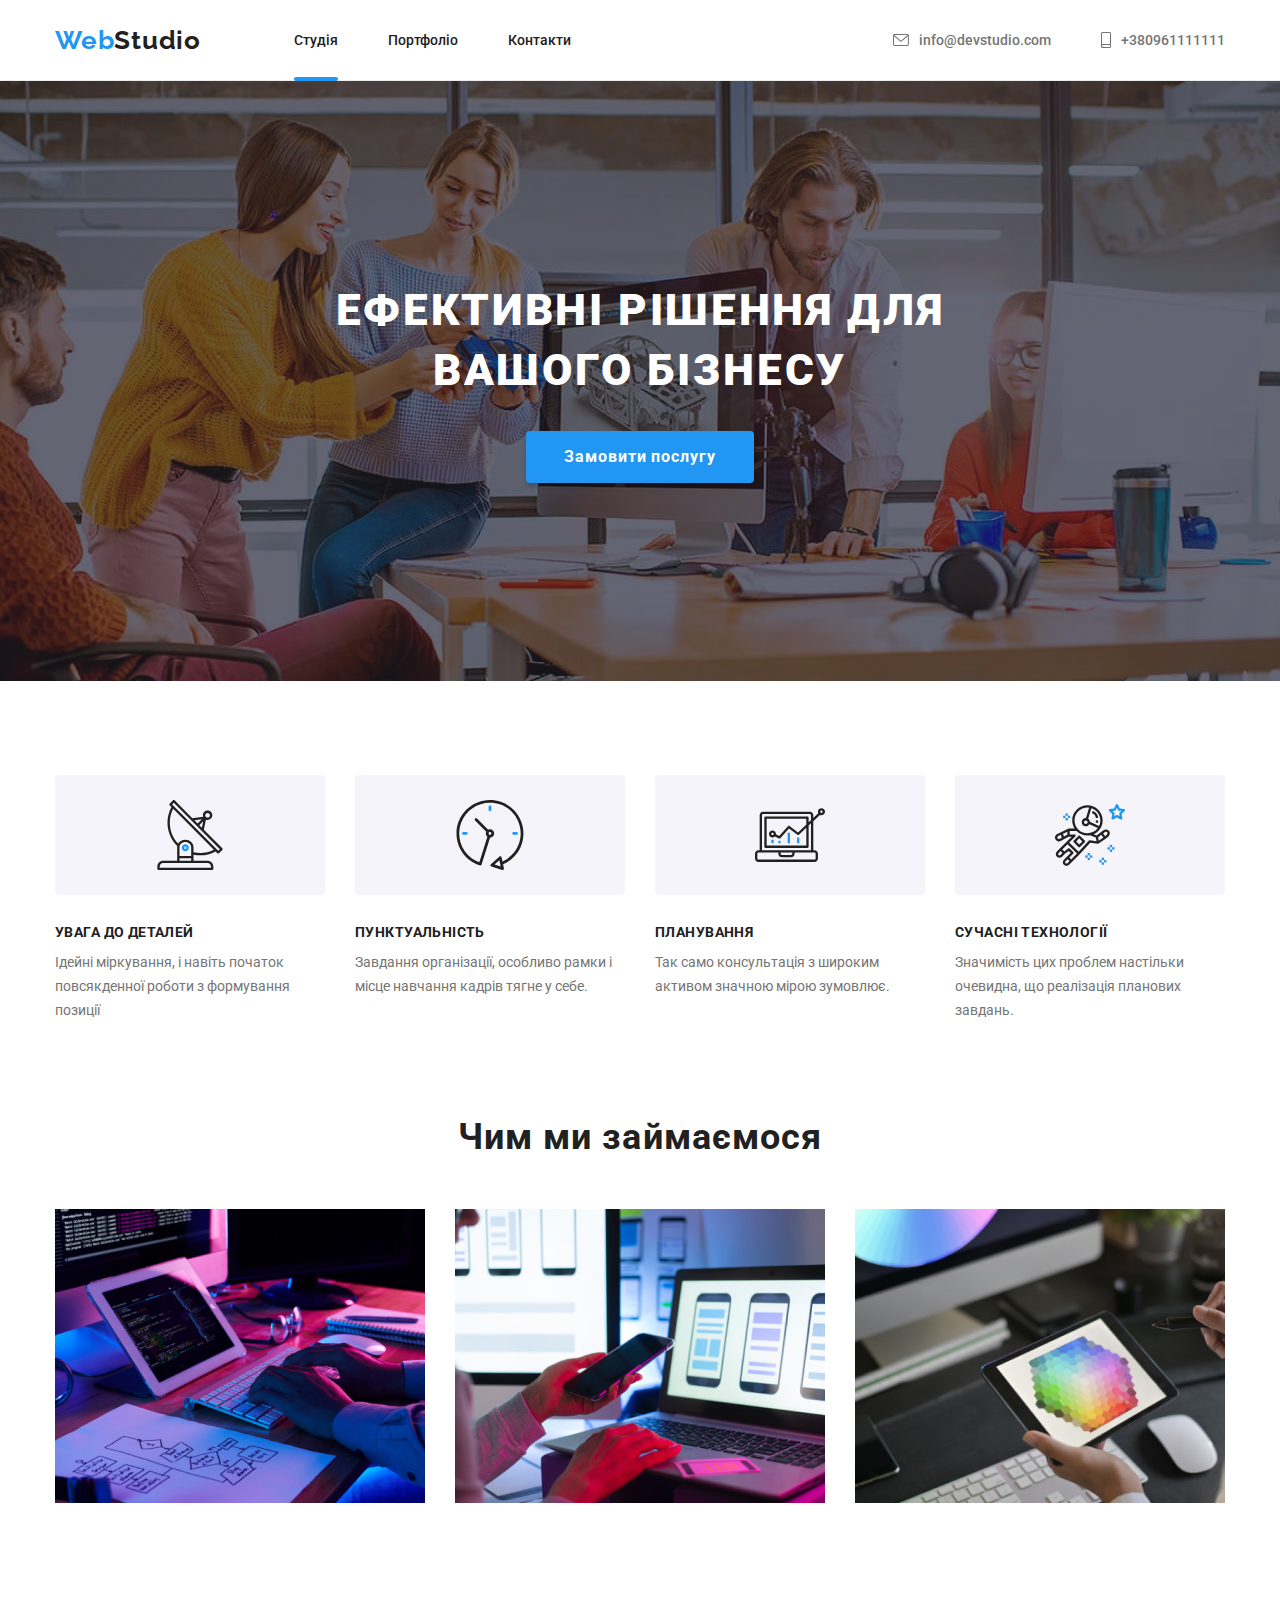
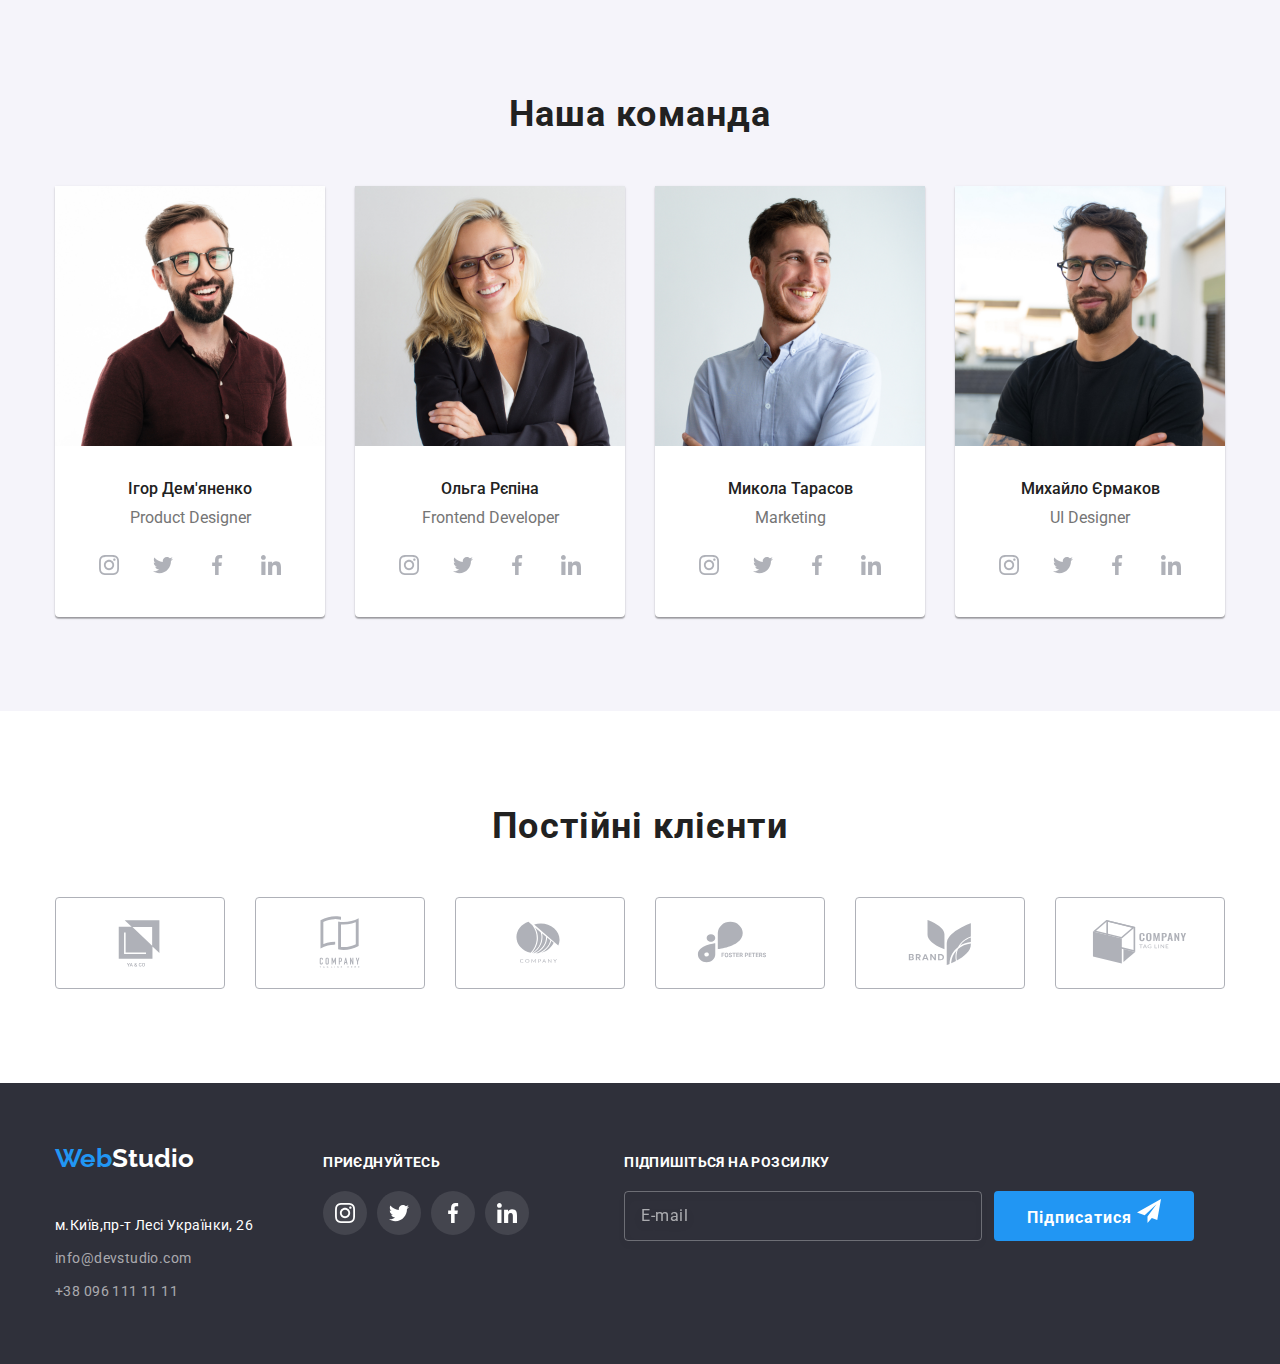
<file: index.html>
<!DOCTYPE html>
<html lang="en">
  <head>
    <meta charset="UTF-8" />
    <meta http-equiv="X-UA-Compatible" content="IE=edge" />
    <meta name="viewport" content="width=device-width, initial-scale=1.0" />
    <title>Studio</title>
    <link
      rel="stylesheet"
      href="https://cdnjs.cloudflare.com/ajax/libs/modern-normalize/1.1.0/modern-normalize.css"
    />
    <link rel="stylesheet" href="css/styles.css" />
    <link rel="preconnect" href="https://fonts.googleapis.com" />
    <link rel="preconnect" href="https://fonts.gstatic.com" crossorigin />
    <link
      href="https://fonts.googleapis.com/css2?family=Raleway:wght@700&family=Roboto:wght@400;500;700;900&display=swap"
      rel="stylesheet"
    />
  </head>
  <body>
    <!--Head of page-->
    <header class="header">
      <div class="container header-container">
        <nav class="navigation">
          <a class="navigation__logo link" href="">
            <span class="navigation__label">Web</span
            ><span class="navigation__slabel">Studio</span>
          </a>
          <ul class="navigation__list list">
            <li class="navigation__item">
              <a class="navigation__link link current" href="./index.html"
                >Студія</a
              >
            </li>
            <li class="navigation__item">
              <a class="navigation__link link" href="./porfolio.html"
                >Портфоліо</a
              >
            </li>
            <li class="navigation__item">
              <a class="navigation__link link" href="">Контакти</a>
            </li>
          </ul>
        </nav>
        <ul class="contacts list">
          <li class="contacts__item">
            <a class="contacts__link link" href="mailto:info@devstudio.com"
              >info@devstudio.com
              <svg class="contacts__icon" width="16" height="12">
                <use href="./images/icons.svg#icon-envelope"></use>
              </svg>
            </a>
          </li>
          <li class="contacts__item">
            <a class="contacts__link link" href="tel:+380961111111"
              >+380961111111
              <svg class="contacts__icon" width="10" height="16">
                <use href="./images/icons.svg#icon-smartphone"></use>
              </svg>
            </a>
          </li>
        </ul>
      </div>
    </header>
    <!--Main information-->
    <main>
      <!--Hero-->
      <section class="hero">
        <div class="container">
          <h1 class="hero__title">
            Ефективні рішення для <br />
            вашого бізнесу
          </h1>
          <button data-modal-open class="hero__button" type="button">
            <span class="hero__text">Замовити послугу</span>
          </button>
          <div class="backdrop is-hidden" data-modal>
            <div class="modal">
              <svg class="modal__close" width="11" height="11" data-modal-close>
                <use
                  href="./images/icons.svg#icon-close-black-18dp-2-1"
                  class="modal-close-icon"
                ></use>
              </svg>

              <form class="form">
                <h2 class="form__title">
                  Залиште свої дані, ми вам передзвонимо
                </h2>
                <div class="form__field">
                  <label for="name" class="form__label">Ім'я</label>
                  <svg class="form__icon" width="18" height="18">
                    <use href="./images/icons.svg#icon-modal-person"></use>
                  </svg>
                  <input
                    type="text"
                    name="name"
                    id="name"
                    class="form__input"
                  />
                </div>
                <div class="form__field">
                  <label for="tel" class="form__label">Телефон</label>
                  <svg class="form__icon" width="18" height="18">
                    <use href="./images/icons.svg#icon-modal-phone"></use>
                  </svg>
                  <input type="tel" name="tel" id="tel" class="form__input" />
                </div>
                <div class="form__field">
                  <label for="email" class="form__label">Пошта</label>
                  <svg class="form__icon" width="18" height="18">
                    <use href="./images/icons.svg#icon-modal-email"></use>
                  </svg>
                  <input
                    type="email"
                    name="email"
                    id="email"
                    class="form__input"
                  />
                </div>
                <div class="form__field">
                  <label for="comment" class="form__label">Коментар</label>
                  <textarea
                    class="form__textarea"
                    name="comment"
                    id="comment"
                    rows="10"
                    placeholder="Введіть текст"
                  ></textarea>
                </div>
                <div class="form-checkbox">
                  <label class="form-checkbox__label">
                    <input
                      type="checkbox"
                      name="policy"
                      id="policy"
                      class="form-checkbox__input"
                    />
                    <span class="form-checkbox__icon"></span>
                    <svg class="form-checkbox__real-icon" width="11" height="8">
                      <use href="./images/icons.svg#icon-Vector"></use>
                    </svg>
                    Погоджуюся з розсилкою та приймаю
                    <span class="form-checkbox__text">Умови договору</span>
                  </label>
                </div>

                <button type="submit" class="submit__button">Відправити</button>
              </form>
            </div>
          </div>
        </div>
      </section>
      <!--About studio text-->
      <section class="section features-container">
        <div class="container">
          <h2 hidden>Особливості</h2>
          <ul class="feature-pictures list">
            <li class="feature-pictures__list">
              <svg class="feature-pictures__icon" width="70" height="70">
                <use href="./images/icons.svg#icon-antenna"></use>
              </svg>
            </li>
            <li class="feature-pictures__list">
              <svg class="feature-pictures__icon" width="70" height="70">
                <use href="./images/icons.svg#icon-clock"></use>
              </svg>
            </li>
            <li class="feature-pictures__list">
              <svg class="feature-pictures__icon" width="70" height="70">
                <use href="./images/icons.svg#icon-diagram"></use>
              </svg>
            </li>
            <li class="feature-pictures__list">
              <svg class="feature-pictures__icon" width="70" height="70">
                <use href="./images/icons.svg#icon-astronaut"></use>
              </svg>
            </li>
          </ul>
          <ul class="features list features-list-container">
            <li class="feature__list">
              <h3 class="features__title">Увага до деталей</h3>
              <p class="features__text">
                Ідейні міркування, і навіть початок повсякденної роботи з
                формування позиції
              </p>
            </li>
            <li class="feature__list">
              <h3 class="features__title">Пунктуальність</h3>
              <p class="features__text">
                Завдання організації, особливо рамки і місце навчання кадрів
                тягне у себе.
              </p>
            </li>
            <li class="feature__list">
              <h3 class="features__title">Планування</h3>
              <p class="features__text">
                Так само консультація з широким активом значною мірою зумовлює.
              </p>
            </li>
            <li class="feature__list">
              <h3 class="features__title">Сучасні технології</h3>
              <p class="features__text">
                Значимість цих проблем настільки очевидна, що реалізація
                планових завдань.
              </p>
            </li>
          </ul>
        </div>
      </section>
      <!--About studio image-->
      <section class="section">
        <div class="container">
          <h2 class="projects__title">Чим ми займаємося</h2>
          <ul class="projects list">
            <li class="projects__image">
              <img
                src="images/img1.jpg"
                alt="Створення коду"
                width="370"
                height="294"
              />
            </li>
            <li class="projects__image">
              <img
                src="images/img2.jpg"
                alt="Вибір дизайну"
                width="370"
                height="294"
              />
            </li>
            <li class="projects__image">
              <img
                src="images/img3.jpg"
                alt="Вибір кольору"
                width="370"
                height="294"
              />
            </li>
          </ul>
        </div>
      </section>
      <!--Team-->
      <section class="team section">
        <div class="container">
          <h2 class="team__title">Наша команда</h2>
          <ul class="team-list list">
            <li class="team-list__card">
              <img
                src="images/img4.jpg"
                alt="Ігор Дем'яненко"
                width="270"
                height="260"
              />
              <div class="team-card">
                <h3 class="team-card__name">Ігор Дем'яненко</h3>
                <p class="team-card__profession">Product Designer</p>
                <ul class="social list">
                  <li class="social__item link">
                    <a
                      class="social__link"
                      href="https://www.instagram.com/"
                      target="_blank"
                      rel="noopener noreferrer"
                      aria-label="Instagram"
                      ><svg class="social__icon" width="20" height="20">
                        <use
                          href="./images/icons.svg#icon-instagram"
                        ></use></svg
                    ></a>
                  </li>
                  <li class="social__item link">
                    <a
                      class="social__link"
                      href="https://twitter.com/"
                      target="_blank"
                      rel="noopener noreferrer"
                      aria-label="Twitter"
                      ><svg class="social__icon" width="20" height="20">
                        <use href="./images/icons.svg#icon-twitter"></use></svg
                    ></a>
                  </li>
                  <li class="social__item link">
                    <a
                      class="social__link"
                      href="https://www.facebook.com/"
                      target="_blank"
                      rel="noopener noreferrer"
                      aria-label="Facebook"
                      ><svg class="social__icon" width="20" height="20">
                        <use href="./images/icons.svg#icon-facebook"></use></svg
                    ></a>
                  </li>
                  <li class="social__item link">
                    <a
                      class="social__link"
                      href="https://www.linkedin.com/"
                      target="_blank"
                      rel="noopener noreferrer"
                      aria-label="Linkedin"
                      ><svg class="social__icon" width="20" height="20">
                        <use href="./images/icons.svg#icon-linkedin"></use></svg
                    ></a>
                  </li>
                </ul>
              </div>
            </li>
            <li class="team-list__card">
              <img
                src="images/img5.jpg"
                alt="Ольга Рєпіна"
                width="270"
                height="260"
              />
              <div class="team-card">
                <h3 class="team-card__name">Ольга Рєпіна</h3>
                <p class="team-card__profession">Frontend Developer</p>
                <ul class="social list">
                  <li class="social__item link">
                    <a
                      class="social__link"
                      href="https://www.instagram.com/"
                      target="_blank"
                      rel="noopener noreferrer"
                      aria-label="Instagram"
                      ><svg class="social__icon" width="20" height="20">
                        <use
                          href="./images/icons.svg#icon-instagram"
                        ></use></svg
                    ></a>
                  </li>
                  <li class="social__item link">
                    <a
                      class="social__link"
                      href="https://twitter.com/"
                      target="_blank"
                      rel="noopener noreferrer"
                      aria-label="Twitter"
                      ><svg class="social__icon" width="20" height="20">
                        <use href="./images/icons.svg#icon-twitter"></use></svg
                    ></a>
                  </li>
                  <li class="social__item link">
                    <a
                      class="social__link"
                      href="https://www.facebook.com/"
                      target="_blank"
                      rel="noopener noreferrer"
                      aria-label="Facebook"
                      ><svg class="social__icon" width="20" height="20">
                        <use href="./images/icons.svg#icon-facebook"></use></svg
                    ></a>
                  </li>
                  <li class="social__item link">
                    <a
                      class="social__link"
                      href="https://www.linkedin.com/"
                      target="_blank"
                      rel="noopener noreferrer"
                      aria-label="Linkedin"
                      ><svg class="social__icon" width="20" height="20">
                        <use href="./images/icons.svg#icon-linkedin"></use></svg
                    ></a>
                  </li>
                </ul>
              </div>
            </li>
            <li class="team-list__card">
              <img
                src="images/img6.jpg"
                alt="Микола Тарасов"
                width="270"
                height="260"
              />
              <div class="team-card">
                <h3 class="team-card__name">Микола Тарасов</h3>
                <p class="team-card__profession">Marketing</p>
                <ul class="social list">
                  <li class="social__item link">
                    <a
                      class="social__link"
                      href="https://www.instagram.com/"
                      target="_blank"
                      rel="noopener noreferrer"
                      aria-label="Instagram"
                      ><svg class="social__icon" width="20" height="20">
                        <use
                          href="./images/icons.svg#icon-instagram"
                        ></use></svg
                    ></a>
                  </li>
                  <li class="social__item link">
                    <a
                      class="social__link"
                      href="https://twitter.com/"
                      target="_blank"
                      rel="noopener noreferrer"
                      aria-label="Twitter"
                      ><svg class="social__icon" width="20" height="20">
                        <use href="./images/icons.svg#icon-twitter"></use></svg
                    ></a>
                  </li>
                  <li class="social__item link">
                    <a
                      class="social__link"
                      href="https://www.facebook.com/"
                      target="_blank"
                      rel="noopener noreferrer"
                      aria-label="Facebook"
                      ><svg class="social__icon" width="20" height="20">
                        <use href="./images/icons.svg#icon-facebook"></use></svg
                    ></a>
                  </li>
                  <li class="social__item link">
                    <a
                      class="social__link"
                      href="https://www.linkedin.com/"
                      target="_blank"
                      rel="noopener noreferrer"
                      aria-label="Linkedin"
                      ><svg class="social__icon" width="20" height="20">
                        <use href="./images/icons.svg#icon-linkedin"></use></svg
                    ></a>
                  </li>
                </ul>
              </div>
            </li>
            <li class="team-list__card">
              <img
                src="images/img7.jpg"
                alt="Михайло Єрмаков"
                width="270"
                height="260"
              />
              <div class="team-card">
                <h3 class="team-card__name">Михайло Єрмаков</h3>
                <p class="team-card__profession">UI Designer</p>
                <ul class="social list">
                  <li class="social__item link">
                    <a
                      class="social__link"
                      href="https://www.instagram.com/"
                      target="_blank"
                      rel="noopener noreferrer"
                      aria-label="Instagram"
                      ><svg class="social__icon" width="20" height="20">
                        <use
                          href="./images/icons.svg#icon-instagram"
                        ></use></svg
                    ></a>
                  </li>
                  <li class="social__item link">
                    <a
                      class="social__link"
                      href="https://twitter.com/"
                      target="_blank"
                      rel="noopener noreferrer"
                      aria-label="Twitter"
                      ><svg class="social__icon" width="20" height="20">
                        <use href="./images/icons.svg#icon-twitter"></use></svg
                    ></a>
                  </li>
                  <li class="social__item link">
                    <a
                      class="social__link"
                      href="https://www.facebook.com/"
                      target="_blank"
                      rel="noopener noreferrer"
                      aria-label="Facebook"
                      ><svg class="social__icon" width="20" height="20">
                        <use href="./images/icons.svg#icon-facebook"></use></svg
                    ></a>
                  </li>
                  <li class="social__item link">
                    <a
                      class="social__link"
                      href="https://www.linkedin.com/"
                      target="_blank"
                      rel="noopener noreferrer"
                      aria-label="Linkedin"
                      ><svg class="social__icon" width="20" height="20">
                        <use href="./images/icons.svg#icon-linkedin"></use></svg
                    ></a>
                  </li>
                </ul>
              </div>
            </li>
          </ul>
        </div>
      </section>
      <!-- Customers -->
      <section class="customers section">
        <div class="container">
          <h2 class="customers__title">Постійні клієнти</h2>
          <ul class="customers__list list">
            <li class="customers__item">
              <a
                class="customers__link link"
                href=""
                target="_blank"
                rel="noopener noreferrer"
                ><svg class="customer__icon" width="106" height="60">
                  <use href="./images/icons.svg#icon-customers"></use></svg
              ></a>
            </li>
            <li class="customers__item">
              <a
                class="customers__link link"
                href=""
                target="_blank"
                rel="noopener noreferrer"
                ><svg class="customer__icon" width="106" height="60">
                  <use href="./images/icons.svg#icon-customers1"></use></svg
              ></a>
            </li>
            <li class="customers__item">
              <a
                class="customers__link link"
                href=""
                target="_blank"
                rel="noopener noreferrer"
                ><svg class="customer__icon" width="106" height="60">
                  <use href="./images/icons.svg#icon-customers2"></use></svg
              ></a>
            </li>
            <li class="customers__item">
              <a
                class="customers__link link"
                href=""
                target="_blank"
                rel="noopener noreferrer"
                ><svg class="customer__icon" width="106" height="60">
                  <use href="./images/icons.svg#icon-customers3"></use></svg
              ></a>
            </li>
            <li class="customers__item">
              <a
                class="customers__link link"
                href=""
                target="_blank"
                rel="noopener noreferrer"
                ><svg class="customer__icon" width="106" height="60">
                  <use href="./images/icons.svg#icon-customers4"></use></svg
              ></a>
            </li>
            <li class="customers__item">
              <a
                class="customers__link link"
                href=""
                target="_blank"
                rel="noopener noreferrer"
                ><svg class="customer__icon" width="106" height="60">
                  <use href="./images/icons.svg#icon-customers5"></use></svg
              ></a>
            </li>
          </ul>
        </div>
      </section>
    </main>
    <!--Bottom-->
    <footer class="basement">
      <div class="footer container">
        <div class="logo-footer">
          <a class="logo-footer__link link" href="">
            <span class="logo-footer__item">Web</span
            ><span class="logo-footer__sitem">Studio</span>
          </a>
          <address class="address">
            <ul class="address list">
              <li class="address__list">
                <a
                  class="address__maps link"
                  href="https://goo.gl/maps/1EoW3k787x4Ua1YE9"
                  target="_blank"
                  rel="noopener noreferrer nofollower"
                  >м.Київ,пр-т Лесі Українки, 26</a
                >
              </li>
              <li class="address__list">
                <a class="adress__link link" href="mailto:info@devstudio.com"
                  >info@devstudio.com</a
                >
              </li>
              <li class="address__list">
                <a class="adress__link link" href="tel:+380961111111"
                  >+38 096 111 11 11</a
                >
              </li>
            </ul>
          </address>
        </div>
        <div class="footer-join">
          <h2 class="footer-join__title">Приєднуйтесь</h2>
          <ul class="footer-join__list list">
            <li class="footer-join__item">
              <a
                class="footer-join__link link"
                href="https://www.instagram.com/"
                target="_blank"
                rel="noopener noreferrer"
                aria-label="Instagram"
              >
                <svg class="footer-join__icon" width="20" height="20">
                  <use href="./images/icons.svg#icon-instagram"></use>
                </svg>
              </a>
            </li>
            <li class="footer-join__item">
              <a
                class="footer-join__link link"
                href="https://twitter.com/"
                target="_blank"
                rel="noopener noreferrer"
                aria-label="Twitter"
              >
                <svg class="footer-join__icon" width="20" height="20">
                  <use href="./images/icons.svg#icon-twitter"></use>
                </svg>
              </a>
            </li>
            <li class="footer-join__item">
              <a
                class="footer-join__link link"
                href="https://www.facebook.com/"
                target="_blank"
                rel="noopener noreferrer"
                aria-label="Facebook"
              >
                <svg class="footer-join__icon" width="20" height="20">
                  <use href="./images/icons.svg#icon-facebook"></use>
                </svg>
              </a>
            </li>
            <li class="footer-join__item">
              <a
                class="footer-join__link link"
                href="https://www.linkedin.com/"
                target="_blank"
                rel="noopener noreferrer"
                aria-label="Linkedin"
              >
                <svg class="footer-join__icon" width="20" height="20">
                  <use href="./images/icons.svg#icon-linkedin"></use>
                </svg>
              </a>
            </li>
          </ul>
        </div>
        <form class="footer-form">
          <h2 class="footer-form__title">Підпишіться на розсилку</h2>
          <div class="footer-form__field">
            <label class="footer-form__label">
              <input
                type="email"
                name="email"
                placeholder="E-mail"
                class="footer-form__input"
              />
            </label>

            <button type="submit" class="button-form">
              Підписатися
              <svg class="butt" width="24" height="24">
                <use href="./images/icons.svg#icon-footer-form-send"></use>
              </svg>
            </button>
          </div>
        </form>
      </div>
    </footer>
    <script src="./js/modal.js"></script>
  </body>
</html>
</file>
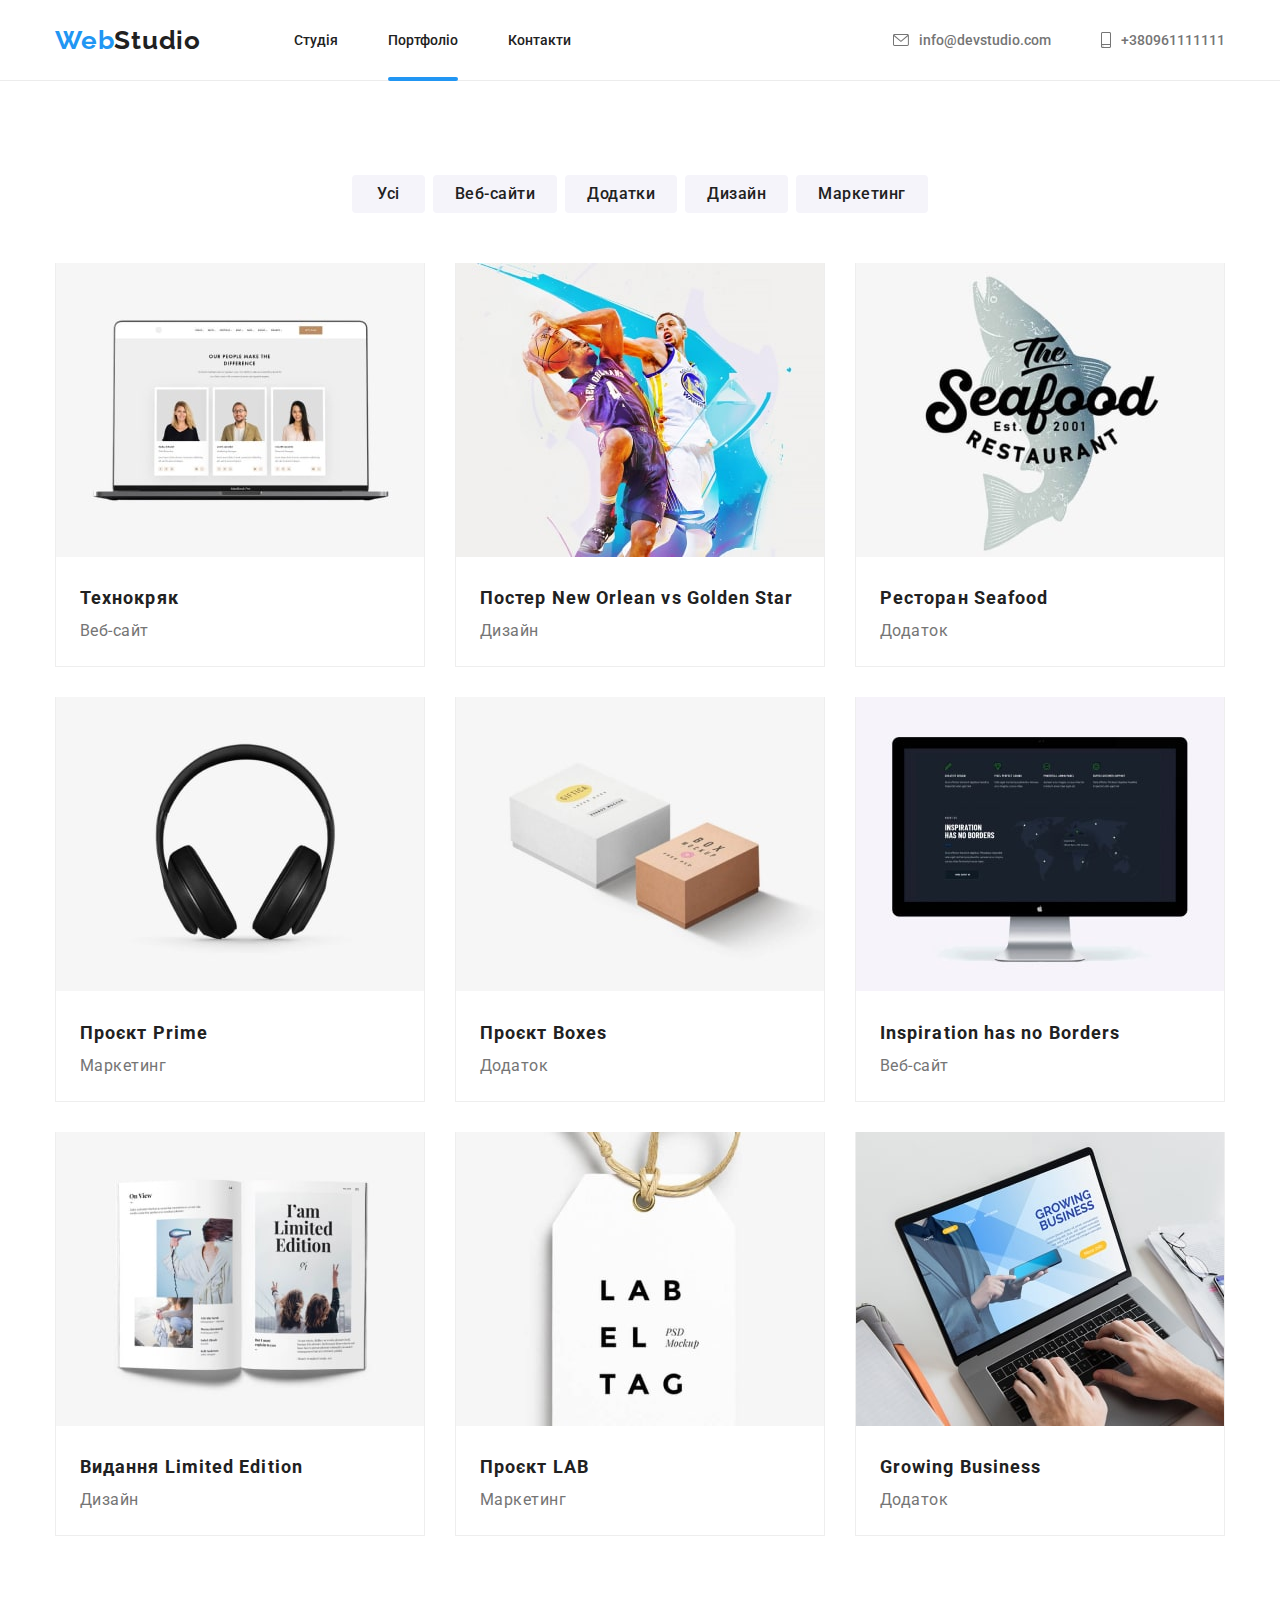
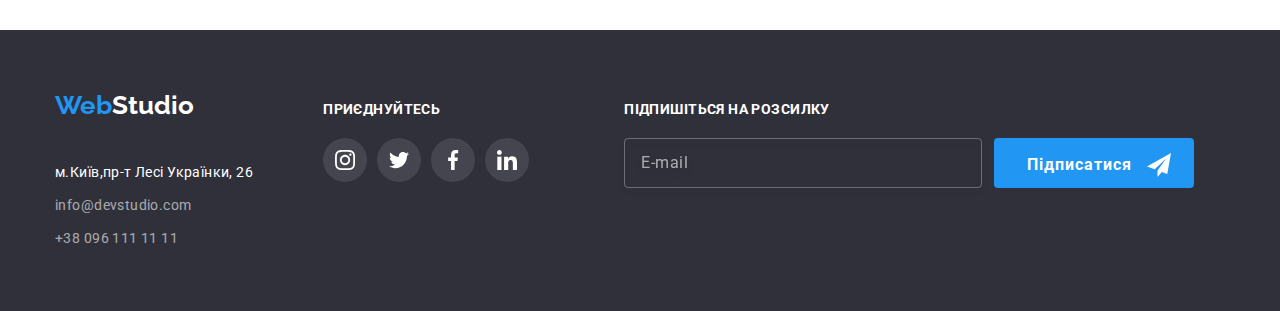
<file: porfolio.html>
<!DOCTYPE html>
<html lang="en">
  <head>
    <meta charset="UTF-8" />
    <meta http-equiv="X-UA-Compatible" content="IE=edge" />
    <meta name="viewport" content="width=device-width, initial-scale=1.0" />
    <title>Portfolio</title>
    <link
      rel="stylesheet"
      href="https://cdnjs.cloudflare.com/ajax/libs/modern-normalize/1.1.0/modern-normalize.css"
    />
    <link rel="stylesheet" href="css/styles.css" />
    <link rel="preconnect" href="https://fonts.googleapis.com" />
    <link rel="preconnect" href="https://fonts.gstatic.com" crossorigin />
    <link
      href="https://fonts.googleapis.com/css2?family=Raleway:wght@700&family=Roboto:wght@400;500;700;900&display=swap"
      rel="stylesheet"
    />
  </head>
  <body>
    <header class="header">
      <div class="container header-container">
        <nav class="navigation">
          <a class="navigation__logo link" href="">
            <span class="navigation__label">Web</span
            ><span class="navigation__slabel">Studio</span>
          </a>
          <ul class="navigation__list list">
            <li class="navigation__item">
              <a class="navigation__link link" href="./index.html">Студія</a>
            </li>
            <li class="navigation__item">
              <a class="navigation__link link current" href="./porfolio.html"
                >Портфоліо</a
              >
            </li>
            <li class="navigation__item">
              <a class="navigation__link link" href="">Контакти</a>
            </li>
          </ul>
        </nav>
        <ul class="contacts list">
          <li class="contacts__item">
            <a class="contacts__link link" href="mailto:info@devstudio.com"
              >info@devstudio.com
              <svg class="contacts__icon" width="16" height="12">
                <use href="./images/icons.svg#icon-envelope"></use>
              </svg>
            </a>
          </li>
          <li class="contacts__item">
            <a class="contacts__link link" href="tel:+380961111111"
              >+380961111111
              <svg class="contacts__icon" width="10" height="16">
                <use href="./images/icons.svg#icon-smartphone"></use>
              </svg>
            </a>
          </li>
        </ul>
      </div>
    </header>
    <!--Hero-->
    <main>
      <section class="section">
        <div class="container">
          <h2 hidden>Фільтри</h2>
          <ul class="filters-list list">
            <li class="filters-list__item">
              <button class="filters-list__fbutton" type="button">Усі</button>
            </li>
            <li class="filters-list__item">
              <button class="filters-list__button" type="button">
                Веб-сайти
              </button>
            </li>
            <li class="filters-list__item">
              <button class="filters-list__button" type="button">
                Додатки
              </button>
            </li>
            <li class="filters-list__item">
              <button class="filters-list__button" type="button">Дизайн</button>
            </li>
            <li class="filters-list__item">
              <button class="filters-list__button" type="button">
                Маркетинг
              </button>
            </li>
          </ul>
          <h2 hidden>Приклади робіт</h2>
          <ul class="portfolio list">
            <li class="porfolio__item">
              <div class="portfolio-box">
                <img
                  src="images/porfolio1.jpg"
                  alt="Веб-сайт"
                  width="370"
                  height="294"
                />
                <p class="portfolio-box__description">
                  Ресурс пропонує комплексні пропозиції з різним рівнем
                  функціоналу та сервісів. Все це дозволить відвідувачу отримати
                  вичерпні відомості про компанію чи приватну особу.
                </p>
              </div>

              <div class="portfolio-text">
                <h3 class="portfolio-text__title">Технокряк</h3>
                <p class="portfolio-text__label">Веб-сайт</p>
              </div>
            </li>
            <li class="porfolio__item">
              <div class="portfolio-box">
                <img
                  src="images/porfolio2.jpg"
                  alt="Дизайн"
                  width="370"
                  height="294"
                />
                <p class="portfolio-box__description">
                  Ресурс пропонує комплексні пропозиції з різним рівнем
                  функціоналу та сервісів. Все це дозволить відвідувачу отримати
                  вичерпні відомості про компанію чи приватну особу.
                </p>
              </div>

              <div class="portfolio-text">
                <h3 class="portfolio-text__title">
                  Постер New Orlean vs Golden Star
                </h3>
                <p class="portfolio-text__label">Дизайн</p>
              </div>
            </li>
            <li class="porfolio__item">
              <div class="portfolio-box">
                <img
                  src="images/porfolio3.jpg"
                  alt="Додаток"
                  width="370"
                  height="294"
                />
                <p class="portfolio-box__description">
                  Ресурс пропонує комплексні пропозиції з різним рівнем
                  функціоналу та сервісів. Все це дозволить відвідувачу отримати
                  вичерпні відомості про компанію чи приватну особу.
                </p>
              </div>

              <div class="portfolio-text">
                <h3 class="portfolio-text__title">Ресторан Seafood</h3>
                <p class="portfolio-text__label">Додаток</p>
              </div>
            </li>
            <li class="porfolio__item">
              <div class="portfolio-box">
                <img
                  src="images/porfolio4.jpg"
                  alt="Маркетинг"
                  width="370"
                  height="294"
                />
                <p class="portfolio-box__description">
                  Ресурс пропонує комплексні пропозиції з різним рівнем
                  функціоналу та сервісів. Все це дозволить відвідувачу отримати
                  вичерпні відомості про компанію чи приватну особу.
                </p>
              </div>

              <div class="portfolio-text">
                <h3 class="portfolio-text__title">Проєкт Prime</h3>
                <p class="portfolio-text__label">Маркетинг</p>
              </div>
            </li>
            <li class="porfolio__item">
              <div class="portfolio-box">
                <img
                  src="images/porfolio5.jpg"
                  alt="Додаток"
                  width="370"
                  height="294"
                />
                <p class="portfolio-box__description">
                  Ресурс пропонує комплексні пропозиції з різним рівнем
                  функціоналу та сервісів. Все це дозволить відвідувачу отримати
                  вичерпні відомості про компанію чи приватну особу.
                </p>
              </div>

              <div class="portfolio-text">
                <h3 class="portfolio-text__title">Проєкт Boxes</h3>
                <p class="portfolio-text__label">Додаток</p>
              </div>
            </li>
            <li class="porfolio__item">
              <div class="portfolio-box">
                <img
                  src="images/porfolio6.jpg"
                  alt="Веб-сайт"
                  width="370"
                  height="294"
                />
                <p class="portfolio-box__description">
                  Ресурс пропонує комплексні пропозиції з різним рівнем
                  функціоналу та сервісів. Все це дозволить відвідувачу отримати
                  вичерпні відомості про компанію чи приватну особу.
                </p>
              </div>

              <div class="portfolio-text">
                <h3 class="portfolio-text__title">
                  Inspiration has no Borders
                </h3>
                <p class="portfolio-text__label">Веб-сайт</p>
              </div>
            </li>
            <li class="porfolio__item">
              <div class="portfolio-box">
                <img
                  src="images/porfolio7.jpg"
                  alt="Дизайн"
                  width="370"
                  height="294"
                />
                <p class="portfolio-box__description">
                  Ресурс пропонує комплексні пропозиції з різним рівнем
                  функціоналу та сервісів. Все це дозволить відвідувачу отримати
                  вичерпні відомості про компанію чи приватну особу.
                </p>
              </div>

              <div class="portfolio-text">
                <h3 class="portfolio-text__title">Видання Limited Edition</h3>
                <p class="portfolio-text__label">Дизайн</p>
              </div>
            </li>
            <li class="porfolio__item">
              <div class="portfolio-box">
                <img
                  src="images/porfolio8.jpg"
                  alt="Маркетинг"
                  width="370"
                  height="294"
                />
                <p class="portfolio-box__description">
                  Ресурс пропонує комплексні пропозиції з різним рівнем
                  функціоналу та сервісів. Все це дозволить відвідувачу отримати
                  вичерпні відомості про компанію чи приватну особу.
                </p>
              </div>

              <div class="portfolio-text">
                <h3 class="portfolio-text__title">Проєкт LAB</h3>
                <p class="portfolio-text__label">Маркетинг</p>
              </div>
            </li>
            <li class="porfolio__item">
              <div class="portfolio-box">
                <img
                  src="images/porfolio9.jpg"
                  alt="Додаток"
                  width="370"
                  height="294"
                />
                <p class="portfolio-box__description">
                  Ресурс пропонує комплексні пропозиції з різним рівнем
                  функціоналу та сервісів. Все це дозволить відвідувачу отримати
                  вичерпні відомості про компанію чи приватну особу.
                </p>
              </div>

              <div class="portfolio-text">
                <h3 class="portfolio-text__title">Growing Business</h3>
                <p class="portfolio-text__label">Додаток</p>
              </div>
            </li>
          </ul>
        </div>
      </section>
    </main>
    <!--Bottom-->
    <footer class="basement">
      <div class="footer container">
        <div class="logo-footer">
          <a class="logo-footer__link link" href="">
            <span class="logo-footer__item">Web</span
            ><span class="logo-footer__sitem">Studio</span>
          </a>
          <address class="address">
            <ul class="address list">
              <li class="address__list">
                <a
                  class="address__maps link"
                  href="https://goo.gl/maps/1EoW3k787x4Ua1YE9"
                  target="_blank"
                  rel="noopener noreferrer nofollower"
                  >м.Київ,пр-т Лесі Українки, 26</a
                >
              </li>
              <li class="address__list">
                <a class="adress__link link" href="mailto:info@devstudio.com"
                  >info@devstudio.com</a
                >
              </li>
              <li class="address__list">
                <a class="adress__link link" href="tel:+380961111111"
                  >+38 096 111 11 11</a
                >
              </li>
            </ul>
          </address>
        </div>
        <div class="footer-join">
          <h2 class="footer-join__title">Приєднуйтесь</h2>
          <ul class="footer-join__list list">
            <li class="footer-join__item">
              <a
                class="footer-join__link link"
                href="https://www.instagram.com/"
                target="_blank"
                rel="noopener noreferrer"
                aria-label="Instagram"
              >
                <svg class="footer-join__icon" width="20" height="20">
                  <use href="./images/icons.svg#icon-instagram"></use>
                </svg>
              </a>
            </li>
            <li class="footer-join__item">
              <a
                class="footer-join__link link"
                href="https://twitter.com/"
                target="_blank"
                rel="noopener noreferrer"
                aria-label="Twitter"
              >
                <svg class="footer-join__icon" width="20" height="20">
                  <use href="./images/icons.svg#icon-twitter"></use>
                </svg>
              </a>
            </li>
            <li class="footer-join__item">
              <a
                class="footer-join__link link"
                href="https://www.facebook.com/"
                target="_blank"
                rel="noopener noreferrer"
                aria-label="Facebook"
              >
                <svg class="footer-join__icon" width="20" height="20">
                  <use href="./images/icons.svg#icon-facebook"></use>
                </svg>
              </a>
            </li>
            <li class="footer-join__item">
              <a
                class="footer-join__link link"
                href="https://www.linkedin.com/"
                target="_blank"
                rel="noopener noreferrer"
                aria-label="Linkedin"
              >
                <svg class="footer-join__icon" width="20" height="20">
                  <use href="./images/icons.svg#icon-linkedin"></use>
                </svg>
              </a>
            </li>
          </ul>
        </div>
        <form class="footer-form">
          <h2 class="footer-form__title">Підпишіться на розсилку</h2>
          <div class="footer-form__field">
            <label class="footer-form__label">
              <input
                type="email"
                name="email"
                placeholder="E-mail"
                class="footer-form__input"
              />
            </label>

            <button type="submit" class="button-form">
              Підписатися
              <svg class="button-form__icon" width="24" height="24">
                <use href="./images/icons.svg#icon-footer-form-send"></use>
              </svg>
            </button>
          </div>
        </form>
      </div>
    </footer>
  </body>
</html>
</file>
<file: css/styles.css>
/* другорядний колір тексту #757575 
/* основний колір тексту #212121 
/* білий колір #FFFFFF 
/* акцент #2196F3 
/* колір контактів у футері rgba(255, 255, 255, 0.6);
/* колір фону #FFFFFF */
/* другорядний колір фону #2F303A */
/* третій колір фону  #F5F4FA*/
:root {
  --primary-text-color: #212121;
  --secound-text-collor: #757575;
  --accent: #2196f3;
  --main-background-color: #ffffff;
  --secound-background-color: #2f303a;
  --footer-color-contacts: rgba(255, 255, 255, 0.6);
  --third-color-hero: #ffffff;
  --third-background-color: #f5f4fa;
  --icons-color: #afb1b8;
}
body {
  background-color: var(--main-background-color);
  color: var(--primary-text-color);
  font-family: "Roboto", "Raleway", sans-serif;
  font-size: 14px;
}
/* Стандартні речі */
h1,
h2,
h3,
h4,
h5,
h6,
p,
ul {
  margin: 0;
  padding: 0;
}
.link {
  text-decoration: none;
}
.list {
  list-style-type: none;
}
.container {
  width: 1200px;
  margin-left: auto;
  margin-right: auto;
  padding-right: 15px;
  padding-left: 15px;
}
.section {
  padding-top: 94px;
  padding-bottom: 94px;
}
/* ХЕДЕР */
/* Лого у хедері */
.header {
  border: 1px solid #ececec;
  border-top: none;
  border-right: none;
  border-left: none;
}
.header-container {
  display: flex;
  align-items: center;
}
.navigation {
  display: flex;
  align-items: center;
}
.navigation__logo {
  font-family: "Raleway";
  font-weight: 700;
  font-size: 26px;
  line-height: 1.19;
  letter-spacing: 0.03em;
  margin-right: 93px;
}

.navigation__label {
  color: var(--accent);
}
.navigation__slabel {
  color: var(--primary-text-color);
}
/* Кнопки навігації */
.navigation__list {
  display: flex;
}

.navigation__link {
  color: var(--primary-text-color);
  font-weight: 500;
  line-height: 1.14;
  padding-top: 32px;
  padding-bottom: 32px;
  transition-property: color;
  transition-duration: 250ms;
  transition-timing-function: cubic-bezier(0.4, 0, 0.2, 1);
  transition-delay: 0;
}
.current {
  position: relative;
}
.navigation__link.current::after {
  content: " ";
  position: absolute;
  width: 100%;
  height: 4px;
  left: 0;
  right: 0;
  bottom: -1px;
  background-color: var(--accent);
  border-radius: 2px;
}
.navigation__item:not(:last-child) {
  margin-right: 50px;
}
.navigation__link:hover,
.navigation__link:focus {
  color: var(--accent);
}

.contacts {
  display: flex;
  margin-left: auto;
}
.contacts__icon {
  fill: currentColor;
  margin-right: 10px;
}
.contacts__icon:hover,
.contacts__icon:focus {
  fill: var(--accent);
}

.contacts__link {
  color: var(--secound-text-collor);
  display: flex;
  flex-direction: row-reverse;
  align-items: center;
  font-weight: 500;
  line-height: 1.17;
  transition-property: color;
  transition-duration: 250ms;
  transition-timing-function: cubic-bezier(0.4, 0, 0.2, 1);
  transition-delay: 0;
}
.contacts__item {
  padding-top: 32px;
  padding-bottom: 32px;
}
.contacts__item:not(:last-child) {
  margin-right: 50px;
}
.contacts__link:hover,
.contacts__link:focus {
  color: var(--accent);
}
/* Баннер */
.hero {
  background-color: var(--secound-background-color);
  max-width: 1600px;
  max-height: 600px;
  margin-left: auto;
  margin-right: auto;
  background-image: linear-gradient(
      to right,
      rgba(47, 48, 58, 0.4),
      rgba(47, 48, 58, 0.4)
    ),
    url(../images/backgroundhero.jpg);
  background-repeat: no-repeat;
  background-position: center;
  background-size: cover;
  padding-top: 200px;
  padding-bottom: 200px;
}

.hero__title {
  color: var(--third-color-hero);
  font-weight: 900;
  font-size: 44px;
  line-height: 1.36;
  text-align: center;
  letter-spacing: 0.06em;
  text-transform: uppercase;
  margin-bottom: 30px;
}

.hero__button {
  display: block;
  margin: auto;
  cursor: pointer;
  background-color: var(--accent);
  color: var(--third-color-hero);
  font-family: inherit;
  font-weight: 700;
  font-size: 16px;
  line-height: 1.88;
  display: flex;
  align-items: center;
  text-align: center;
  letter-spacing: 0.06em;
  box-shadow: 0px 4px 4px rgba(0, 0, 0, 0.15);
  border-radius: 4px;
  border-top: 0;
  border-right: 0;
  border-bottom: 0;
  border-left: 0;
  transition-property: background-color;
  transition-duration: 250ms;
  transition-timing-function: cubic-bezier(0.4, 0, 0.2, 1);
  transition-delay: 0;
}
.hero__button:hover,
.hero__button:focus {
  background-color: #188ce8;
}
.hero__text {
  padding: 10px 32px;
}
.backdrop {
  position: fixed;
  top: 0;
  left: 0;
  width: 100%;
  height: 100%;
  background-color: rgba(0, 0, 0, 0.2);
  opacity: 1;
  transition: opacity 250ms cubic-bezier(0.4, 0, 0.2, 1);
}
.modal {
  position: absolute;
  top: 50%;
  left: 50%;
  transform: translate(-50%, -50%);
  background-color: #fff;
  border-radius: 4px;
  width: 528px;
  height: 581px;
}
/* .modal-close-icon{
  display: inline-block;
  height: 11px;
  width: 11px;
} */
.modal__close {
  padding: 0;
  width: 30px;
  height: 30px;
  position: absolute;
  right: 8px;
  top: 8px;
  border: 1px solid rgba(0, 0, 0, 0.1);
  border-radius: 50%;
  transition-property: fill;
  transition-duration: 250ms;
  transition-timing-function: cubic-bezier(0.4, 0, 0.2, 1);
  transition-delay: 0;
}
.modal__close:hover,
.modal__close:focus {
  fill: var(--accent);
}

.backdrop.is-hidden {
  opacity: 0;
  pointer-events: none;
}
.form {
  width: 448px;
  margin-top: 40px;
  margin-left: auto;
  margin-right: auto;
}
.form__title {
  text-align: center;
  font-family: "Roboto";
  font-weight: 700;
  font-size: 20px;
  line-height: 1.15;
  letter-spacing: 0.03em;
  margin-bottom: 12px;
}

.form__field {
  display: flex;
  flex-direction: column;
  margin-bottom: 10px;
  position: relative;
}
.form__icon {
  position: absolute;
  top: 50%;
  left: 12px;
  transition-property: fill;
  transition-duration: 250ms;
  transition-timing-function: cubic-bezier(0.4, 0, 0.2, 1);
  transition-delay: 0;
}

.form__label {
  font-size: 12px;
  line-height: 1.16;
  letter-spacing: 0.01em;
  color: var(--secound-text-collor);
}
.form__input {
  border: 1px solid rgba(33, 33, 33, 0.2);
  border-radius: 4px;
  width: 448px;
  padding: 10px;
  padding-left: 42px;
  margin-top: 5px;
  transition-property: border-color;
  transition-duration: 250ms;
  transition-timing-function: cubic-bezier(0.4, 0, 0.2, 1);
  transition-delay: 0;
}
.form__field:focus-within > .form__input {
  border-color: var(--accent);
  outline: none;
}
.form__field:focus-within > .form__icon {
  fill: var(--accent);
}
.form__field:focus-within > .form__textarea {
  border-color: var(--accent);
  outline: none;
}
.form__textarea {
  width: 448px;
  height: 120px;
  border: 1px solid rgba(33, 33, 33, 0.2);
  border-radius: 4px;
  margin-top: 5px;
  margin-bottom: 20px;
  padding-left: 16px;
  padding-top: 12px;
  transition-property: border-color;
  transition-duration: 250ms;
  transition-timing-function: cubic-bezier(0.4, 0, 0.2, 1);
  transition-delay: 0;
}
textarea {
  resize: none;
}
textarea::placeholder {
  font-size: 12px;
  line-height: 1.16;
  letter-spacing: 0.01em;
  color: rgba(117, 117, 117, 0.5);
}
.form-checkbox__label {
  display: flex;
  align-items: center;
  justify-content: center;
  line-height: 1.71;
  letter-spacing: 0.03em;
  color: var(--secound-text-collor);
  position: relative;
}
.form-checkbox__text {
  cursor: pointer;
  margin-left: 3px;
  color: var(--accent);
  text-decoration: underline;
}
.form-checkbox {
  display: flex;
  justify-content: center;
  align-items: center;
  position: relative;

  margin-bottom: 30px;
}
.form-checkbox__icon {
  margin-right: 7px;
  display: inline-block;
  width: 16px;
  height: 15px;
  border: 2px solid var(--primary-text-color);
  border-radius: 2px;
}
.form-checkbox__input {
  position: absolute;
  -webkit-appearance: none;
  -moz-appearance: none;
  appearance: none;
}
.form-checkbox__input:checked + .form-checkbox__icon {
  border: transparent;
  border-color: var(--accent);
  background-color: var(--accent);
  background-origin: border-box;
}
.form-checkbox__real-icon {
  position: absolute;
  left: 3px;
}

.submit__button {
  cursor: pointer;
  margin: 0 auto;
  display: block;
  width: 200px;
  height: 50px;
  background-color: var(--accent);
  border-radius: 4px;
  border: 0;
  font-weight: 700;
  font-size: 16px;
  line-height: 1.88;
  letter-spacing: 0.06em;
  color: var(--third-color-hero);
  transition-property: background-color;
  transition-duration: 250ms;
  transition-timing-function: cubic-bezier(0.4, 0, 0.2, 1);
  transition-delay: 0;
}
.submit__button:hover,
.submit__button:focus {
  background-color: #188ce8;
  box-shadow: 0px 4px 4px rgba(0, 0, 0, 0.15);
}
/* Особливості */
.features-container {
  padding-bottom: 0;
}
.features-list-container {
  display: flex;
}
.feature-pictures {
  display: flex;
  justify-content: center;
  align-items: center;
  gap: 30px;
}
.feature-pictures__list {
  display: flex;
  justify-content: center;
  align-items: center;
  background-color: var(--third-background-color);
  width: 270px;
  height: 120px;
  margin-bottom: 30px;
  border-radius: 4px;
}

.feature__list {
  width: 270px;
}
.feature__list:not(:last-child) {
  margin-right: 30px;
}
.features__title {
  font-size: 14px;
  font-weight: 700;
  line-height: 1.14;
  letter-spacing: 0.03em;
  text-transform: uppercase;
  margin-bottom: 10px;
}
.features__text {
  color: var(--secound-text-collor);
  line-height: 1.71;
}
/* Проекти */
.projects__title {
  font-weight: 700;
  font-size: 36px;
  line-height: 1.16;
  text-align: center;
  letter-spacing: 0.03em;
  margin-bottom: 50px;
}
.projects {
  display: flex;
}
.projects__image:not(:last-child) {
  margin-right: 30px;
}
/* Команда */
.team {
  background-color: var(--third-background-color);
}
.team__title {
  font-weight: 700;
  font-size: 36px;
  line-height: 1.16;
  text-align: center;
  letter-spacing: 0.03em;
  margin-bottom: 50px;
}
.team-list {
  display: flex;
}
.team-card__name {
  font-weight: 500;
  font-size: 16px;
  line-height: 1.19;
  text-align: center;

  margin-bottom: 10px;
}
.team-card__profession {
  color: var(--secound-text-collor);
  font-size: 16px;
  line-height: 1.19;
  text-align: center;
  margin-bottom: 16px;
}

.team-list__card {
  box-shadow: 0px 1px 3px rgba(0, 0, 0, 0.12), 0px 1px 1px rgba(0, 0, 0, 0.14),
    0px 2px 1px rgba(0, 0, 0, 0.2);
  border-radius: 0px 0px 4px 4px;
  background-color: var(--main-background-color);
}
.team-list__card:not(:last-child) {
  margin-right: 30px;
}
.team-card {
  padding-top: 30px;
  padding-bottom: 30px;
}
.social {
  display: flex;
  justify-content: center;
  align-items: center;
  gap: 10px;
}
.social__link {
  display: flex;
  justify-content: center;
  align-items: center;
  width: 44px;
  height: 44px;
  border-radius: 50%;
  background-color: var(--main-background-color);
  color: var(--icons-color);
  transition-property: color, background-color;
  transition-duration: 250ms;
  transition-timing-function: cubic-bezier(0.4, 0, 0.2, 1);
  transition-delay: 0;
}

.social__link:hover,
.social__link:focus {
  background-color: var(--accent);
}
.social__link:hover .social__icon,
.social__link:focus .social__icon {
  fill: var(--main-background-color);
}
.social__icon {
  fill: currentColor;
}
/* Клієнти */
.customers__title {
  font-weight: 700;
  font-size: 36px;
  line-height: 1.17;
  text-align: center;
  letter-spacing: 0.03em;
  margin-bottom: 50px;
}
.customers__list {
  display: flex;
  justify-content: center;
  align-items: center;
  gap: 30px;
}

.customers__link {
  display: flex;
  justify-content: center;
  align-items: center;
  width: 170px;
  height: 92px;
  border: 1px solid #afb1b8;
  border-radius: 4px;
  transition-property: fill, border-color;
  transition-duration: 250ms;
  transition-timing-function: cubic-bezier(0.4, 0, 0.2, 1);
  transition-delay: 0;
}
.customer__icon {
  fill: var(--icons-color);
  transition-property: fill;
  transition-duration: 250ms;
  transition-timing-function: cubic-bezier(0.4, 0, 0.2, 1);
  transition-delay: 0;
}
.customers__link:hover,
.customers__link:focus {
  border-color: var(--accent);
}
.customers__link:hover .customer__icon,
.customers__link:focus .customer__icon {
  fill: var(--accent);
}
/* Футер */
.basement {
  background-color: var(--secound-background-color);
}

.logo-footer__link {
  font-family: "Raleway";
  font-weight: 700;
  font-size: 26px;
  line-height: 1.19;
}
.logo-footer__item {
  color: var(--accent);
}
.address {
  font-style: normal;
  padding-top: 20px;
}
.basement .logo-footer__sitem {
  color: var(--third-color-hero);
}
.address__maps {
  color: var(--third-color-hero);
  font-style: normal;
  line-height: 1.71;
  letter-spacing: 0.03em;
  transition-property: color;
  transition-duration: 250ms;
  transition-timing-function: cubic-bezier(0.4, 0, 0.2, 1);
  transition-delay: 0;
}
.address__list:not(:last-child) {
  margin-bottom: 9px;
}
.adress__link {
  color: var(--footer-color-contacts);
  line-height: 1.71;
  letter-spacing: 0.03em;
  transition-property: color;
  transition-duration: 250ms;
  transition-timing-function: cubic-bezier(0.4, 0, 0.2, 1);
  transition-delay: 0;
}
.address__maps:hover,
.address__maps:focus,
.adress__link:hover,
.adress__link:focus {
  color: var(--accent);
}
.footer {
  display: flex;
}
.logo-footer {
  padding-top: 60px;
  padding-bottom: 60px;
  margin-right: 70px;
}
.footer-join {
  padding-top: 72px;
}
.footer-join__list {
  display: flex;
  justify-content: center;
  align-items: center;
  gap: 10px;
}
.footer-join__title {
  font-weight: 700;
  font-size: 14px;
  line-height: 1.14;
  letter-spacing: 0.03em;
  color: var(--main-background-color);
  text-transform: uppercase;
  margin-bottom: 20px;
}

.footer-join__link {
  display: flex;
  justify-content: center;
  align-items: center;
  width: 44px;
  height: 44px;
  border-radius: 50%;
  background-color: rgba(255, 255, 255, 0.1);
  transition-property: background-color;
  transition-duration: 250ms;
  transition-timing-function: cubic-bezier(0.4, 0, 0.2, 1);
  transition-delay: 0;
}
.footer-join__link:hover,
.footer-join__link:focus {
  background-color: var(--accent);
}
.footer-join__icon {
  fill: var(--main-background-color);
}
.footer-form__field {
  margin-top: 20px;
}
.footer-form__label {
  margin-right: 12px;
}
.footer-form {
  padding-top: 72px;
  margin-left: 95px;
}
.footer-form__title {
  font-family: "Roboto";
  font-weight: 700;
  font-size: 14px;
  line-height: 1.14;
  letter-spacing: 0.03em;
  text-transform: uppercase;
  color: var(--main-background-color);
}
.footer-form__input {
  border: 1px solid rgba(255, 255, 255, 0.3);
  filter: drop-shadow(0px 4px 4px rgba(0, 0, 0, 0.15));
  border-radius: 4px;
  width: 358px;
  height: 50px;
  background-color: inherit;
  padding-left: 16px;
  font-size: 16px;
  color: var(--main-background-color);
}
.footer-form__label input::placeholder {
  font-size: 16px;
  line-height: 1.25;
  letter-spacing: 0.03em;
  color: rgba(255, 255, 255, 0.6);
}
.button-form {
  position: absolute;
  cursor: pointer;
  width: 200px;
  height: 50px;
  background-color: var(--accent);
  border-radius: 4px;
  border: 0px;
  font-family: "Roboto";
  font-weight: 700;
  font-size: 16px;
  line-height: 1.88;
  letter-spacing: 0.06em;
  color: var(--main-background-color);
  transition-property: background-color;
  transition-duration: 250ms;
  transition-timing-function: cubic-bezier(0.4, 0, 0.2, 1);
  transition-delay: 0;
}
.button-form:hover,
.button-form:focus {
  background-color: #188ce8;
  box-shadow: 0px 4px 4px rgba(0, 0, 0, 0.15);
}
.button-form__icon {
  position: relative;
  top: 15%;
  left: 10px;
}
/* Портфоліо */
.filters-list {
  display: flex;
  justify-content: center;
  margin-bottom: 50px;
}
.filters-list__button {
  background-color: var(--third-background-color);
  font-family: inherit;
  font-weight: 500;
  font-size: 16px;
  line-height: 1.62;
  text-align: center;
  letter-spacing: 0.03em;
  cursor: pointer;
  color: var(--primary-text-color);
  border-radius: 4px;
  border: none;
  padding: 6px 22px;
  transition-property: color, background-color;
  transition-duration: 250ms;
  transition-timing-function: cubic-bezier(0.4, 0, 0.2, 1);
  transition-delay: 0;
}
.filters-list__fbutton {
  background-color: var(--third-background-color);
  font-family: inherit;
  font-weight: 500;
  font-size: 16px;
  line-height: 1.62;
  text-align: center;
  letter-spacing: 0.03em;
  cursor: pointer;
  color: var(--primary-text-color);
  border-radius: 4px;
  border: none;
  padding: 6px 25px;
  transition-property: color, background-color;
  transition-duration: 250ms;
  transition-timing-function: cubic-bezier(0.4, 0, 0.2, 1);
  transition-delay: 0;
}
.filters-list__fbutton:hover,
.filters-list__fbutton:focus {
  background-color: var(--accent);
  color: var(--third-color-hero);
  box-shadow: 0px 3px 1px rgba(0, 0, 0, 0.1), 0px 1px 2px rgba(0, 0, 0, 0.08),
    0px 2px 2px rgba(0, 0, 0, 0.12);
}
.filters-list__button:hover,
.filters-list__button:focus {
  background-color: var(--accent);
  color: var(--third-color-hero);
  box-shadow: 0px 3px 1px rgba(0, 0, 0, 0.1), 0px 1px 2px rgba(0, 0, 0, 0.08),
    0px 2px 2px rgba(0, 0, 0, 0.12);
}
.filters-list__item:not(:last-child) {
  margin-right: 8px;
}
.portfolio {
  display: flex;
  flex-wrap: wrap;
}
.porfolio__item {
  width: 370px;
  margin-right: 30px;
  border: 1px solid #eeeeee;
  border-top: none;
  transition-property: box-shadow;
  transition-duration: 250ms;
  transition-timing-function: cubic-bezier(0.4, 0, 0.2, 1);
  transition-delay: 0;
}
.porfolio__item:nth-child(3n) {
  margin-right: 0;
}
.porfolio__item:nth-child(n + 4) {
  margin-top: 30px;
}
.porfolio__item:hover,
.porfolio__item:focus {
  box-shadow: 0px 1px 1px rgba(0, 0, 0, 0.12), 0px 4px 4px rgba(0, 0, 0, 0.06),
    1px 4px 6px rgba(0, 0, 0, 0.16);
}
.porfolio__item:hover .portfolio-box__description {
  transform: translateY(-100%);
}
.portfolio-text {
  padding: 20px 24px;
}
.portfolio-text__title {
  font-weight: 700;
  font-size: 18px;
  line-height: 2;
  letter-spacing: 0.06em;
}
.portfolio-text__label {
  color: var(--secound-text-collor);
  font-size: 16px;
  line-height: 1.88;
  letter-spacing: 0.03em;
}
.portfolio-box {
  position: relative;
  overflow: hidden;
}
.portfolio-box__description {
  position: absolute;
  font-size: 18px;
  line-height: calc(28 / 18);
  letter-spacing: 0.03em;
  color: var(--main-background-color);
  padding: 63px 24px;
  background-color: rgba(33, 150, 243, 0.9);
  transition-property: transform;
  transition-duration: 250ms;
  transition-timing-function: cubic-bezier(0.4, 0, 0.2, 1);
}
</file>
